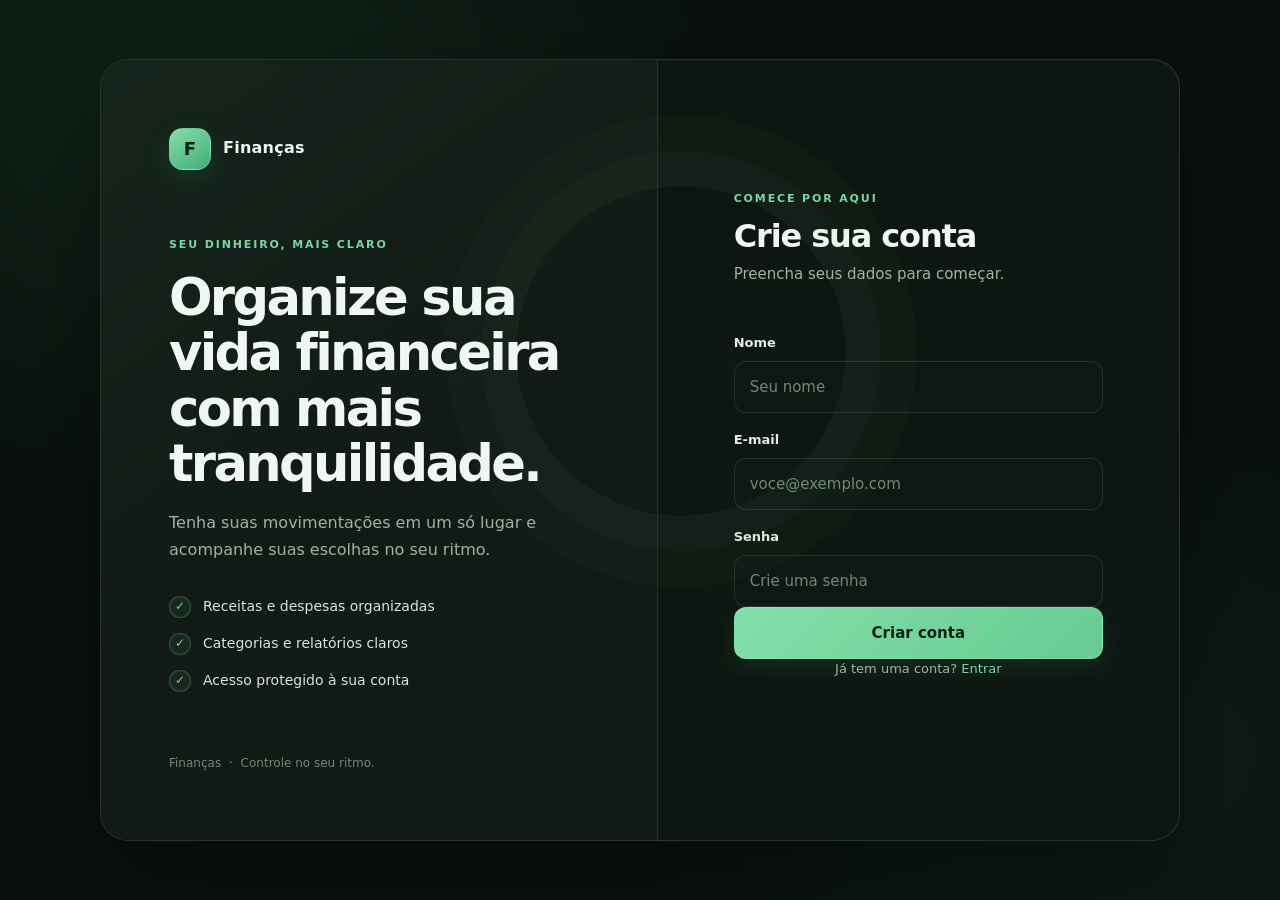
<file: src/main/resources/static/html/cadastro.html>
<!DOCTYPE html>
<html lang="pt-BR">
<head>
	<meta charset="UTF-8">
	<meta name="viewport" content="width=device-width, initial-scale=1.0">
	<meta name="theme-color" content="#101713">
	<title>Criar conta | Finanças</title>
	<link rel="stylesheet" href="../css/login.css?v=20261102.1">
</head>
<body>
	<main class="layout">
		<section class="welcome" aria-label="Apresentação">
			<div class="brand"><span class="brand-mark" aria-hidden="true">F</span> Finanças</div>
			<div class="intro">
				<span class="eyebrow">Seu dinheiro, mais claro</span>
				<h1>Organize sua vida financeira com mais tranquilidade.</h1>
				<p>Tenha suas movimentações em um só lugar e acompanhe suas escolhas no seu ritmo.</p>
				<ul class="feature-list" aria-label="Recursos do Finanças">
					<li><span aria-hidden="true">✓</span> Receitas e despesas organizadas</li>
					<li><span aria-hidden="true">✓</span> Categorias e relatórios claros</li>
					<li><span aria-hidden="true">✓</span> Acesso protegido à sua conta</li>
				</ul>
			</div>
			<div class="footnote">Finanças <span aria-hidden="true">·</span> Controle no seu ritmo.</div>
		</section>

		<section class="form-panel" aria-labelledby="cadastro-title">
			<span class="form-eyebrow">Comece por aqui</span>
			<h2 id="cadastro-title">Crie sua conta</h2>
			<p>Preencha seus dados para começar.</p>
			<form id="form-cadastro" action="#" method="post">
				<label for="nome">Nome</label>
				<input id="nome" name="nome" type="text" autocomplete="name" placeholder="Seu nome" required>
				<label for="email">E-mail</label>
				<input id="email" name="email" type="email" autocomplete="email" placeholder="voce@exemplo.com" required>
				<label for="password">Senha</label>
				<input id="password" name="password" type="password" autocomplete="new-password" placeholder="Crie uma senha" required>
				<p id="erro-cadastro" role="alert" aria-live="polite" hidden></p>
				<button type="submit">Criar conta</button>
			</form>
			<p class="signup">Já tem uma conta? <a href="login.html">Entrar</a></p>
		</section>
	</main>
	<script src="../js/cadastro.js?v=20261024.1" defer></script>
</body>
</html>
</file>
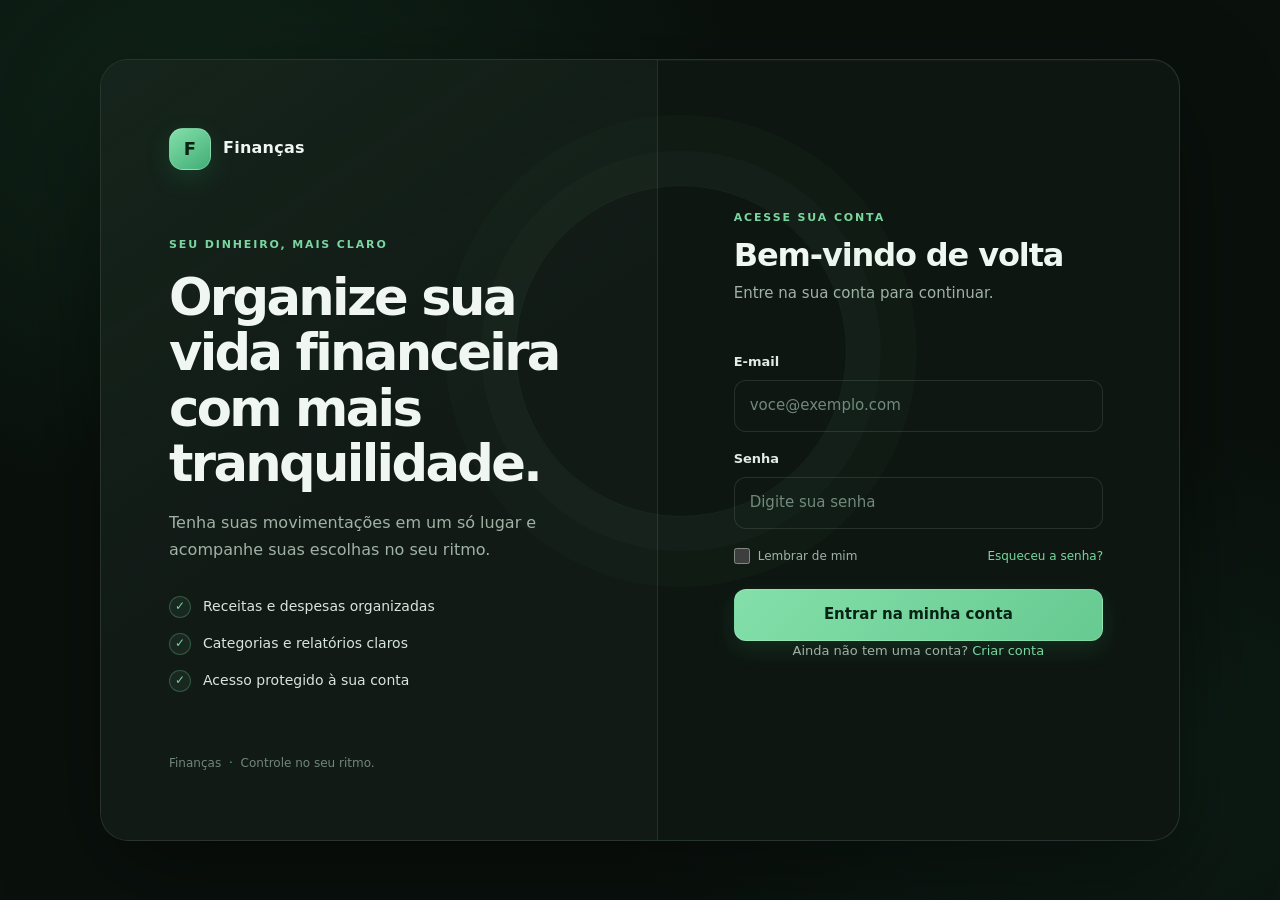
<file: src/main/resources/static/html/login.html>
<!DOCTYPE html>
<html lang="pt-BR">
<head>
	<meta charset="UTF-8">
	<meta name="viewport" content="width=device-width, initial-scale=1.0">
	<meta name="theme-color" content="#101713">
	<title>Entrar | Finanças</title>
	<link rel="stylesheet" href="../css/login.css?v=20261102.1">
</head>
<body>
	<main class="layout">
		<section class="welcome" aria-label="Apresentação">
			<div class="brand"><span class="brand-mark" aria-hidden="true">F</span> Finanças</div>
			<div class="intro">
				<span class="eyebrow">Seu dinheiro, mais claro</span>
				<h1>Organize sua vida financeira com mais tranquilidade.</h1>
				<p>Tenha suas movimentações em um só lugar e acompanhe suas escolhas no seu ritmo.</p>
				<ul class="feature-list" aria-label="Recursos do Finanças">
					<li><span aria-hidden="true">✓</span> Receitas e despesas organizadas</li>
					<li><span aria-hidden="true">✓</span> Categorias e relatórios claros</li>
					<li><span aria-hidden="true">✓</span> Acesso protegido à sua conta</li>
				</ul>
			</div>
			<div class="footnote">Finanças <span aria-hidden="true">·</span> Controle no seu ritmo.</div>
		</section>

		<section class="form-panel" aria-labelledby="login-title">
			<span class="form-eyebrow">Acesse sua conta</span>
			<h2 id="login-title">Bem-vindo de volta</h2>
			<p>Entre na sua conta para continuar.</p>
			<form id="form-login" action="#" method="post">
				<label for="email">E-mail</label>
				<input id="email" name="email" type="email" autocomplete="email" placeholder="voce@exemplo.com" required>
				<label for="password">Senha</label>
				<input id="password" name="password" type="password" autocomplete="current-password" placeholder="Digite sua senha" required>
				<div class="options">
					<label class="remember"><input type="checkbox" name="remember"> Lembrar de mim</label>
					<a href="recuperar-senha.html">Esqueceu a senha?</a>
				</div>
				<p id="erro-login" role="alert" aria-live="polite" hidden></p>
				<button type="submit">Entrar na minha conta</button>
			</form>
			<p class="signup">Ainda não tem uma conta? <a href="cadastro.html">Criar conta</a></p>
		</section>
	</main>
	<script src="../js/login.js?v=20261102.1" defer></script>
</body>
</html>
</file>
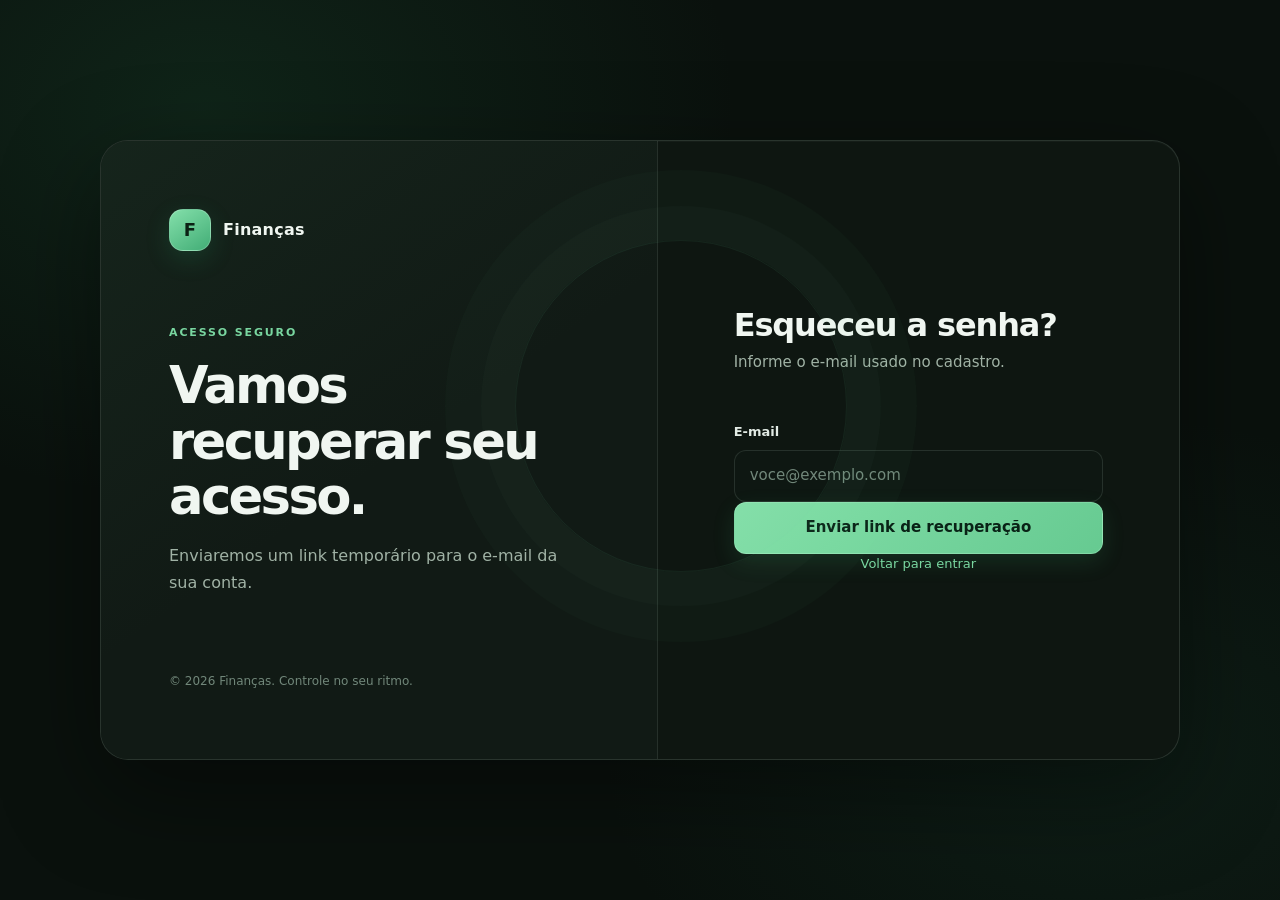
<file: src/main/resources/static/html/recuperar-senha.html>
<!DOCTYPE html>
<html lang="pt-BR">
<head>
	<meta charset="UTF-8">
	<meta name="viewport" content="width=device-width, initial-scale=1.0">
	<meta name="theme-color" content="#101713">
	<title>Recuperar senha | Finanças</title>
	<link rel="stylesheet" href="../css/login.css?v=20261029.1">
</head>
<body>
	<main class="layout">
		<section class="welcome" aria-label="Apresentação">
			<div class="brand"><span class="brand-mark" aria-hidden="true">F</span> Finanças</div>
			<div class="intro">
				<span class="eyebrow">Acesso seguro</span>
				<h1>Vamos recuperar seu acesso.</h1>
				<p>Enviaremos um link temporário para o e-mail da sua conta.</p>
			</div>
			<div class="footnote">© 2026 Finanças. Controle no seu ritmo.</div>
		</section>

		<section class="form-panel" aria-labelledby="recuperar-title">
			<h2 id="recuperar-title">Esqueceu a senha?</h2>
			<p>Informe o e-mail usado no cadastro.</p>
			<form id="form-recuperacao" action="#" method="post">
				<label for="email">E-mail</label>
				<input id="email" name="email" type="email" autocomplete="email" placeholder="voce@exemplo.com" required>
				<p id="mensagem-recuperacao" class="feedback-message" role="status" aria-live="polite" hidden></p>
				<button id="botao-recuperacao" type="submit">Enviar link de recuperação</button>
			</form>
			<p class="signup"><a href="login.html">Voltar para entrar</a></p>
		</section>
	</main>
	<script src="../js/recuperar-senha.js?v=20261029.1" defer></script>
</body>
</html>
</file>
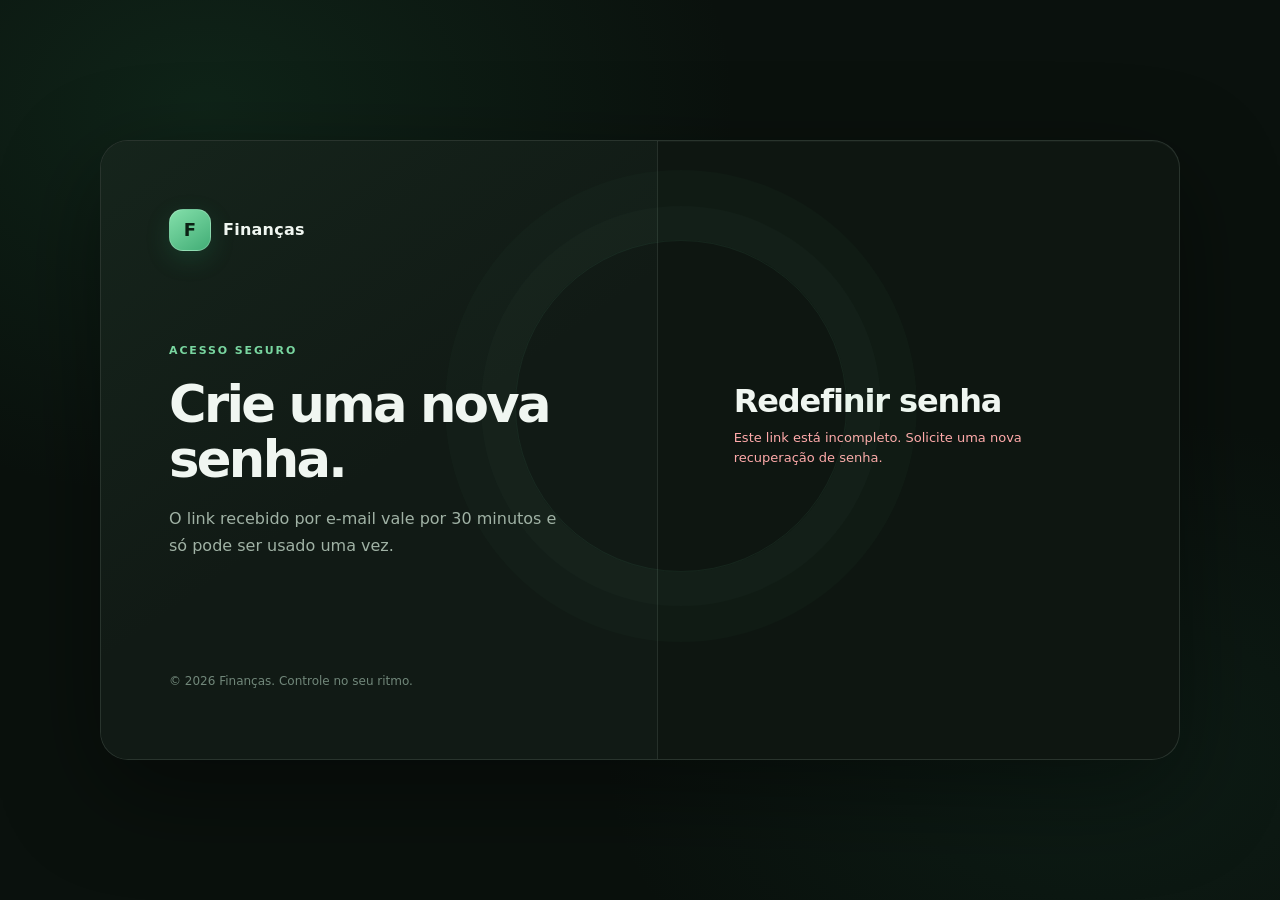
<file: src/main/resources/static/html/redefinir-senha.html>
<!DOCTYPE html>
<html lang="pt-BR">
<head>
	<meta charset="UTF-8">
	<meta name="viewport" content="width=device-width, initial-scale=1.0">
	<meta name="theme-color" content="#101713">
	<meta name="referrer" content="no-referrer">
	<title>Nova senha | Finanças</title>
	<link rel="stylesheet" href="../css/login.css?v=20261029.1">
</head>
<body>
	<main class="layout">
		<section class="welcome" aria-label="Apresentação">
			<div class="brand"><span class="brand-mark" aria-hidden="true">F</span> Finanças</div>
			<div class="intro">
				<span class="eyebrow">Acesso seguro</span>
				<h1>Crie uma nova senha.</h1>
				<p>O link recebido por e-mail vale por 30 minutos e só pode ser usado uma vez.</p>
			</div>
			<div class="footnote">© 2026 Finanças. Controle no seu ritmo.</div>
		</section>

		<section class="form-panel" aria-labelledby="redefinir-title">
			<h2 id="redefinir-title">Redefinir senha</h2>
			<p id="mensagem-redefinicao" class="feedback-message" role="status" aria-live="polite">Validando seu link...</p>
			<form id="form-redefinicao" action="#" method="post" hidden>
				<label for="password">Nova senha</label>
				<input id="password" name="password" type="password" autocomplete="new-password" minlength="6" placeholder="Pelo menos 6 caracteres" required>
				<label for="confirmar-password">Confirmar nova senha</label>
				<input id="confirmar-password" name="confirmar-password" type="password" autocomplete="new-password" minlength="6" placeholder="Digite a senha novamente" required>
				<button id="botao-redefinicao" type="submit">Salvar nova senha</button>
			</form>
			<p class="signup"><a id="link-login" href="login.html" hidden>Ir para o login</a></p>
		</section>
	</main>
	<script src="../js/redefinir-senha.js?v=20261029.1" defer></script>
</body>
</html>
</file>
<file: src/main/resources/static/css/login.css>
:root {
	color-scheme: dark;
	--page: #0a110d;
	--surface: #111a15;
	--surface-raised: #15211a;
	--surface-input: #0e1712;
	--text: #f0f6f1;
	--muted: #a0b2a5;
	--subtle: #71877a;
	--accent: #79d6a0;
	--accent-strong: #49b77a;
	--border: rgba(211, 239, 220, .12);
	--border-focus: rgba(121, 214, 160, .7);
	font-family: Inter, ui-sans-serif, system-ui, -apple-system, "Segoe UI", sans-serif;
}

* { box-sizing: border-box; }

body {
	min-width: 320px;
	min-height: 100vh;
	min-height: 100svh;
	margin: 0;
	display: grid;
	place-items: center;
	padding: clamp(20px, 4vw, 48px);
	background:
		radial-gradient(ellipse at 16% 12%, rgba(36, 112, 70, .2), transparent 35%),
		radial-gradient(ellipse at 86% 84%, rgba(31, 91, 66, .16), transparent 32%),
		var(--page);
	color: var(--text);
	font-size: 15px;
	line-height: 1.55;
}

[hidden] { display: none !important; }

.layout {
	width: min(100%, 1080px);
	min-height: 620px;
	display: grid;
	grid-template-columns: minmax(0, 1fr) minmax(400px, .94fr);
	border: 1px solid var(--border);
	border-radius: 28px;
	background: var(--surface);
	box-shadow: 0 32px 100px rgba(0, 0, 0, .42), 0 1px 0 rgba(255, 255, 255, .035) inset;
	overflow: hidden;
}

.welcome {
	position: relative;
	isolation: isolate;
	display: flex;
	flex-direction: column;
	padding: clamp(36px, 5.5vw, 68px);
	background:
		linear-gradient(145deg, rgba(45, 91, 63, .16), transparent 52%),
		var(--surface);
}

.welcome::before {
	position: absolute;
	z-index: -1;
	content: "";
	width: 330px;
	height: 330px;
	right: -190px;
	top: 16%;
	border: 1px solid rgba(121, 214, 160, .08);
	border-radius: 50%;
	box-shadow: 0 0 0 34px rgba(121, 214, 160, .025), 0 0 0 70px rgba(121, 214, 160, .018);
	pointer-events: none;
}

.brand {
	width: fit-content;
	display: inline-flex;
	align-items: center;
	gap: 12px;
	font-size: 16px;
	font-weight: 750;
	letter-spacing: .015em;
}

.brand-mark {
	width: 42px;
	height: 42px;
	display: grid;
	place-items: center;
	border: 1px solid rgba(255, 255, 255, .2);
	border-radius: 14px;
	background: linear-gradient(145deg, #83dfaa, #42ad76);
	box-shadow: 0 8px 24px rgba(42, 156, 98, .2);
	color: #0b2114;
	font-size: 18px;
	font-weight: 800;
}

.intro {
	max-width: 440px;
	margin: auto 0;
	padding: 62px 0;
}

.eyebrow, .form-eyebrow {
	color: var(--accent);
	font-size: 11px;
	font-weight: 750;
	letter-spacing: .17em;
	text-transform: uppercase;
}

.intro h1 {
	max-width: 430px;
	margin: 15px 0 18px;
	font-size: clamp(36px, 4vw, 52px);
	font-weight: 730;
	line-height: 1.08;
	letter-spacing: -.052em;
}

.intro > p {
	max-width: 390px;
	margin: 0;
	color: var(--muted);
	font-size: 16px;
	line-height: 1.7;
}

.feature-list {
	display: grid;
	gap: 15px;
	margin: 32px 0 0;
	padding: 0;
	list-style: none;
}

.feature-list li {
	display: flex;
	align-items: center;
	gap: 12px;
	color: #d8e5dc;
	font-size: 14px;
}

.feature-list li span {
	width: 22px;
	height: 22px;
	display: grid;
	flex: 0 0 22px;
	place-items: center;
	border: 1px solid rgba(121, 214, 160, .26);
	border-radius: 50%;
	background: rgba(121, 214, 160, .08);
	color: var(--accent);
	font-size: 12px;
	font-weight: 800;
}

.footnote {
	margin-top: auto;
	color: var(--subtle);
	font-size: 12px;
}

.footnote span { padding: 0 4px; color: var(--accent-strong); }

.form-panel {
	display: flex;
	flex-direction: column;
	justify-content: center;
	padding: clamp(40px, 6.5vw, 76px);
	border-left: 1px solid var(--border);
	background: rgba(5, 12, 8, .22);
}

.form-panel h2 {
	margin: 10px 0 7px;
	font-size: clamp(27px, 3vw, 32px);
	font-weight: 700;
	line-height: 1.2;
	letter-spacing: -.035em;
}

.form-panel > p {
	margin: 0 0 30px;
	color: var(--muted);
}

form { display: flex; flex-direction: column; }

form > label {
	margin: 17px 0 8px;
	color: #e2ebe5;
	font-size: 13px;
	font-weight: 650;
}

form > input {
	width: 100%;
	min-height: 52px;
	padding: 13px 15px;
	border: 1px solid var(--border);
	border-radius: 12px;
	outline: none;
	background: var(--surface-input);
	color: var(--text);
	font: inherit;
	transition: border-color .18s ease, box-shadow .18s ease, background .18s ease;
}

form > input:hover { border-color: rgba(211, 239, 220, .22); }
form > input:focus { border-color: var(--border-focus); background: #101b14; box-shadow: 0 0 0 4px rgba(82, 190, 125, .11); }
form > input::placeholder { color: #71877a; }

.options {
	display: flex;
	justify-content: space-between;
	align-items: center;
	gap: 12px;
	margin: 18px 0 23px;
	font-size: 12px;
}

.remember {
	display: inline-flex;
	align-items: center;
	gap: 8px;
	color: var(--muted);
	cursor: pointer;
}

.remember input {
	width: 16px;
	height: 16px;
	margin: 0;
	accent-color: var(--accent-strong);
}

a { color: var(--accent); text-decoration: none; }
a:hover { color: #a5edbd; text-decoration: underline; text-underline-offset: 3px; }
a:focus-visible, button:focus-visible, input:focus-visible { outline: 3px solid rgba(165, 237, 189, .75); outline-offset: 3px; }

button {
	width: 100%;
	min-height: 52px;
	padding: 13px 18px;
	border: 1px solid rgba(211, 255, 225, .22);
	border-radius: 12px;
	background: linear-gradient(135deg, #84dfa9, #66ca91);
	box-shadow: 0 8px 22px rgba(59, 170, 106, .16);
	color: #092216;
	font: inherit;
	font-weight: 750;
	cursor: pointer;
	transition: transform .16s ease, filter .16s ease, box-shadow .16s ease;
}

button:hover { transform: translateY(-1px); filter: brightness(1.04); box-shadow: 0 11px 26px rgba(59, 170, 106, .23); }
button:active { transform: translateY(0); }

#erro-login, #erro-cadastro {
	margin: 0 0 15px;
	color: #ffaaaa;
	font-size: 13px;
}

.feedback-message { margin: 12px 0; color: var(--muted); font-size: 13px; }
.feedback-message.error { color: #ffaaaa; }
.feedback-message.success { color: var(--accent); }

.signup {
	margin: 23px 0 0;
	color: var(--muted);
	font-size: 13px;
	text-align: center;
}

@media (max-width: 800px) {
	body { padding: 20px; }
	.layout { width: min(100%, 520px); min-height: auto; grid-template-columns: 1fr; border-radius: 24px; }
	.welcome { min-height: 0; padding: 30px 32px 24px; }
	.intro { margin: 38px 0 0; padding: 0 0 27px; }
	.intro h1 { max-width: 500px; font-size: clamp(34px, 7vw, 43px); }
	.feature-list { grid-template-columns: 1fr; gap: 11px; margin-top: 23px; }
	.footnote { margin-top: 0; }
	.form-panel { padding: 34px 32px 38px; border-top: 1px solid var(--border); border-left: 0; }
}

@media (max-width: 420px) {
	body { padding: 12px; }
	.layout { border-radius: 20px; }
	.welcome { padding: 23px 22px 20px; }
	.brand-mark { width: 38px; height: 38px; }
	.intro { margin-top: 30px; }
	.intro h1 { font-size: 34px; }
	.intro > p { font-size: 15px; }
	.form-panel { padding: 29px 22px 32px; }
	.options { align-items: flex-start; }
}

@media (prefers-reduced-motion: reduce) {
	*, *::before, *::after { scroll-behavior: auto !important; transition-duration: .01ms !important; }
}
</file>
